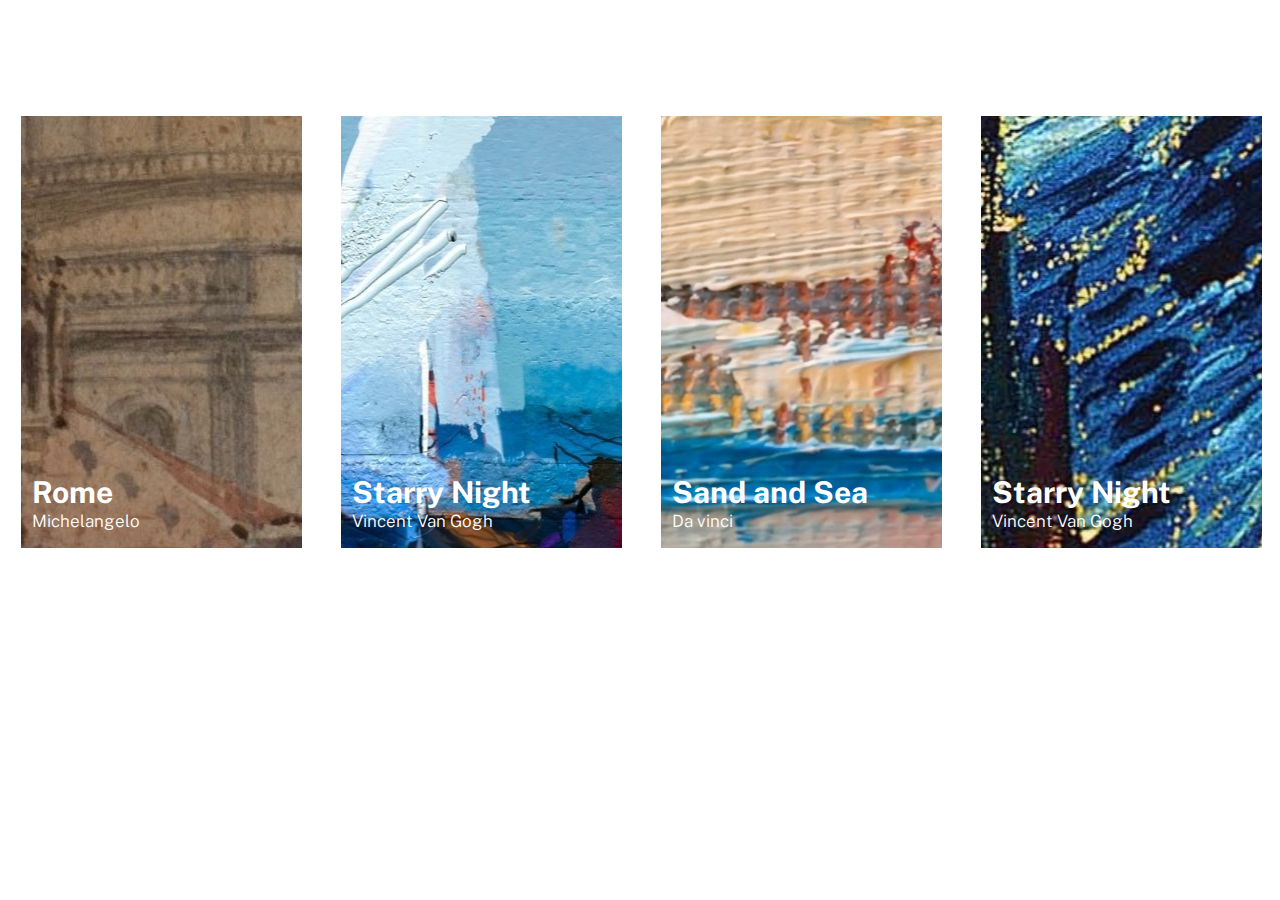
<file: desafio-2/index.html>
<!DOCTYPE html>
<html lang="pt-BR">
<head>
    <meta charset="UTF-8">
    <meta http-equiv="X-UA-Compatible" content="IE=edge">
    <meta name="viewport" content="width=device-width, initial-scale=1.0">
    <title>Desafio 2</title>
    <link rel="preconnect" href="https://fonts.googleapis.com">
    <link rel="preconnect" href="https://fonts.gstatic.com" crossorigin>
    <link href="https://fonts.googleapis.com/css2?family=Public+Sans:wght@300;400;700&display=swap" rel="stylesheet">

    <link rel="stylesheet" href="style.css">
    <link rel="stylesheet" href="responsive.css">
</head>
<body>
    <section class="imagens">

        <div class="imagem1">
            <h2>Rome</h2>
            <p>Michelangelo</p>
        </div>
        <div class="imagem2">
            <h2>Starry Night</h2>
            <p>Vincent Van Gogh</p>
        </div>
        <div class="imagem3">
            <h2>Sand and Sea</h2>
            <p>Da vinci</p>
        </div>
        <div class="imagem4">
            <h2>Starry Night</h2>
            <p>Vincent Van Gogh</p>
        </div>

    </section>
</body>
</html>
</file>
<file: desafio-2/style.css>
* {
    margin: 0;
    padding: 0;
    max-width: 1440px;
    font-family: 'Public Sans', sans-serif;
}

.imagens {
    display: flex;
}

.imagem1 {
    background: url(images/6.jpg) center center no-repeat;
    height: 431.86px;
    width: 335.64px;
    margin: 116px 18px 141px 21px;
}

.imagem2 {
    background: url(images/3.jpg) center center no-repeat;
    height: 431.86px;
    width: 335.64px;
    margin: 116px 18px 141px 21px;
}

.imagem3 {
    background: url(images/4.jpg) center center no-repeat;
    height: 431.86px;
    width: 335.64px;
    margin: 116px 18px 141px 21px;
}

.imagem4 {
    background: url(images/5.jpg) center center no-repeat;
    height: 431.86px;
    width: 335.64px;
    margin: 116px 18px 141px 21px;
}

h2 {
    font-size: 30px;
    font-weight: 700;
    color: white;
    padding-top: 358px;
    padding-left: 11px;
}

p {
    font-size: 17px;
    font-weight: 300;
    color: white;
    padding-top: 1px;
    padding-left: 11px;
}
</file>
<file: desafio-2/responsive.css>
@media (max-width: 992px) { 
    .imagens {
        display: block;
        max-width: auto;
        max-height: auto;
    }
    .imagem1 {
        width: auto;
        padding: 53px 19px 0px 20px;
        margin-bottom: 0;
    }
    .imagem2 {
        width: auto;
        padding: 0px 19px 0px 20px;
        margin-top: 0;
        margin-bottom: 0;
    }
    .imagem3 {
        width: auto;
        padding: 0px 19px 0px 20px;
        margin-top: 0;
        margin-bottom: 0;
    }
    .imagem4 {
        width: auto;
        padding: 0px 19px 0px 20px;
        margin-top: 0;
    }
}

@media (max-width: 768px) { 
    .imagens {
        display: block;
        max-width: auto;
        max-height: auto;
    }
    .imagem1 {
        width: auto;
        padding: 53px 19px 0px 20px;
        margin-bottom: 0;
    }
    .imagem2 {
        width: auto;
        padding: 0px 19px 0px 20px;
        margin-top: 0;
        margin-bottom: 0;
    }
    .imagem3 {
        width: auto;
        padding: 0px 19px 0px 20px;
        margin-top: 0;
        margin-bottom: 0;
    }
    .imagem4 {
        width: auto;
        padding: 0px 19px 0px 20px;
        margin-top: 0;
    }
}

@media (max-width: 576px) { 
    .imagens {
        display: block;
        max-width: auto;
        max-height: auto;
    }
    .imagem1 {
        width: auto;
        padding: 53px 19px 0px 20px;
        margin-bottom: 0;
    }
    .imagem2 {
        width: auto;
        padding: 0px 19px 0px 20px;
        margin-top: 0;
        margin-bottom: 0;
    }
    .imagem3 {
        width: auto;
        padding: 0px 19px 0px 20px;
        margin-top: 0;
        margin-bottom: 0;
    }
    .imagem4 {
        width: auto;
        padding: 0px 19px 0px 20px;
        margin-top: 0;
    }
}


@media (max-width: 480px) { 
    .imagens {
        display: block;
        max-width: auto;
        max-height: auto;
    }
    .imagem1 {
        width: auto;
        padding: 53px 19px 0px 20px;
        margin-bottom: 0;
    }
    .imagem2 {
        width: auto;
        padding: 0px 19px 0px 20px;
        margin-top: 0;
        margin-bottom: 0;
    }
    .imagem3 {
        width: auto;
        padding: 0px 19px 0px 20px;
        margin-top: 0;
        margin-bottom: 0;
    }
    .imagem4 {
        width: auto;
        padding: 0px 19px 0px 20px;
        margin-top: 0;
    }
}
</file>
